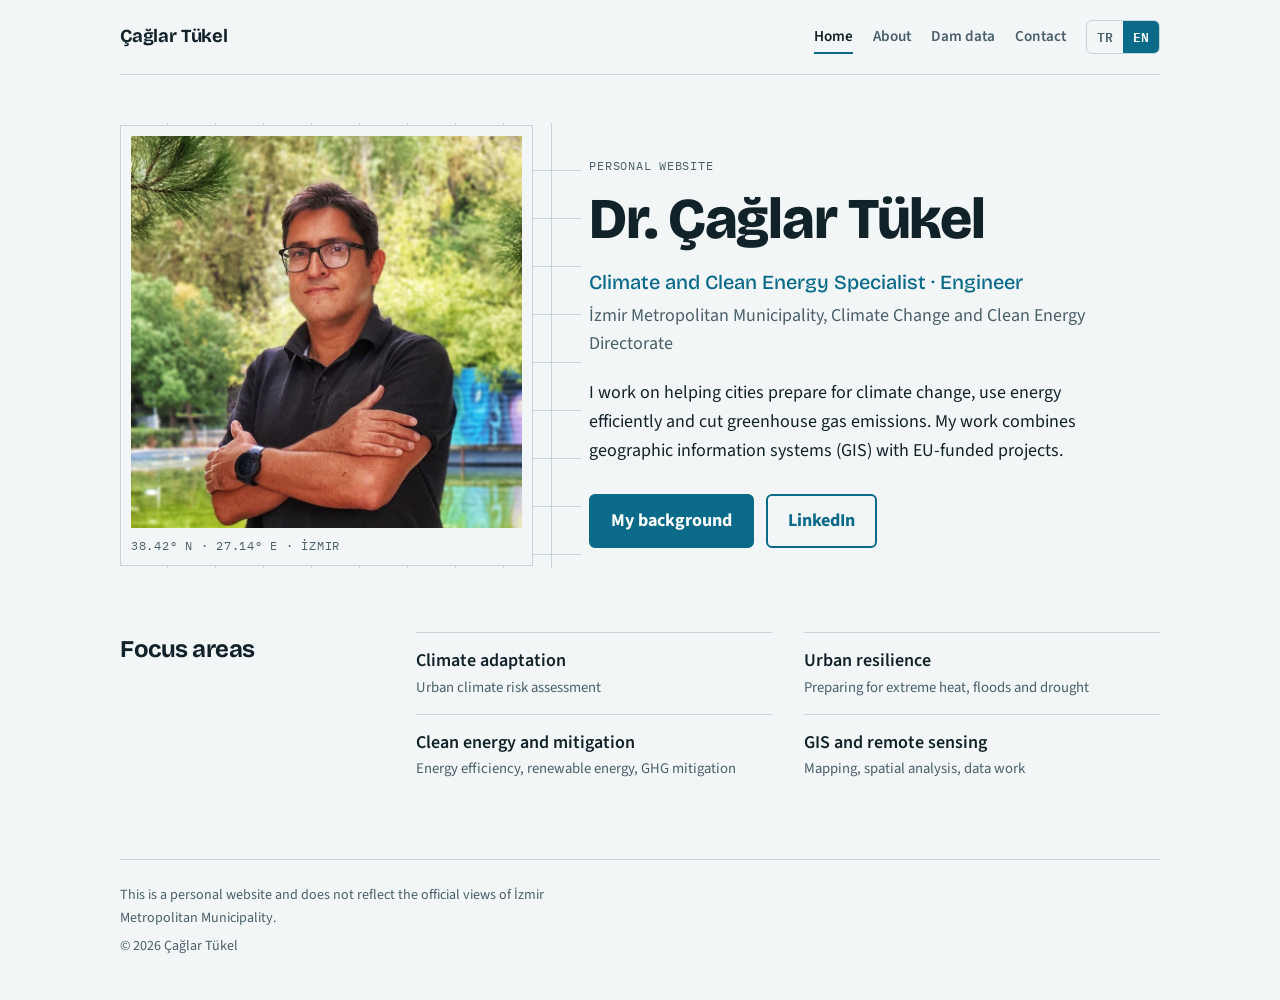
<file: index.html>
<!DOCTYPE html>
<html lang="tr" data-lang="tr">
<head>
<meta charset="utf-8">
<meta name="viewport" content="width=device-width, initial-scale=1">
<title>Dr. Çağlar Tükel</title>
<meta name="description" content="Dr. Çağlar Tükel: iklim ve temiz enerji uzmanı. Climate and clean energy specialist, İzmir.">
<meta name="color-scheme" content="light dark">
<link rel="preconnect" href="https://fonts.googleapis.com"><link rel="preconnect" href="https://fonts.gstatic.com" crossorigin><link rel="stylesheet" href="https://fonts.googleapis.com/css2?family=Bricolage+Grotesque:opsz,wght@12..96,500;12..96,700;12..96,800&family=IBM+Plex+Mono:wght@500;600&family=Source+Sans+3:wght@400;600;700&display=swap">
<link rel="stylesheet" href="assets/style.css">
</head>
<body>
<div class="wrap">
<header class="top"><a class="brand" href="index.html">Çağlar Tükel</a>
<nav class="main" aria-label="Menu"><a href="index.html" aria-current="page"><span lang="tr">Ana sayfa</span><span lang="en">Home</span></a><a href="about.html"><span lang="tr">Özgeçmiş</span><span lang="en">About</span></a><a href="baraj.html"><span lang="tr">Baraj Verisi</span><span lang="en">Dam data</span></a><a href="contact.html"><span lang="tr">İletişim</span><span lang="en">Contact</span></a>
<span class="lang" role="group" aria-label="Language / Dil"><button type="button" data-set="tr" aria-pressed="true">TR</button><button type="button" data-set="en" aria-pressed="false">EN</button></span></nav></header>
<main>
<div class="hero">
<figure class="portrait"><img src="assets/caglar.jpg" alt="Dr. Çağlar Tükel portresi / portrait" width="800" height="803"><figcaption class="coord">38.42° N · 27.14° E · İzmir</figcaption></figure>
<div class="hero-text">
<p class="coord"><span lang="tr">Kişisel web sitesi</span><span lang="en">Personal website</span></p>
<h1>Dr. Çağlar Tükel</h1>
<p class="role"><span lang="tr">İklim ve Temiz Enerji Uzmanı · Mühendis</span><span lang="en">Climate and Clean Energy Specialist · Engineer</span></p>
<p class="org"><span lang="tr">İzmir Büyükşehir Belediyesi, İklim Değişikliği ve Temiz Enerji Şube Müdürlüğü</span><span lang="en">İzmir Metropolitan Municipality, Climate Change and Clean Energy Directorate</span></p>
<p class="lead"><span lang="tr">Kentlerin iklim değişikliğine hazırlanması, enerjiyi verimli kullanması ve sera gazı salımlarını azaltması üzerine çalışıyorum. İşimde coğrafi bilgi sistemlerini (CBS) ve AB destekli projeleri bir araya getiriyorum.</span><span lang="en">I work on helping cities prepare for climate change, use energy efficiently and cut greenhouse gas emissions. My work combines geographic information systems (GIS) with EU-funded projects.</span></p>
<div class="actions"><a class="btn primary" href="about.html"><span lang="tr">Özgeçmişim</span><span lang="en">My background</span></a><a class="btn ghost" href="https://www.linkedin.com/in/caglartukel/" target="_blank" rel="noopener">LinkedIn</a></div>
</div></div>
<section class="block"><h2><span lang="tr">Çalışma alanları</span><span lang="en">Focus areas</span></h2>
<ul class="areas">
<li><span lang="tr">İklime uyum</span><span lang="en">Climate adaptation</span><small><span lang="tr">Kentsel iklim riski değerlendirmesi</span><span lang="en">Urban climate risk assessment</span></small></li>
<li><span lang="tr">Kentsel dirençlilik</span><span lang="en">Urban resilience</span><small><span lang="tr">Aşırı sıcak, taşkın ve kuraklığa hazırlık</span><span lang="en">Preparing for extreme heat, floods and drought</span></small></li>
<li><span lang="tr">Temiz enerji ve azaltım</span><span lang="en">Clean energy and mitigation</span><small><span lang="tr">Enerji verimliliği, yenilenebilir enerji, sera gazı azaltımı</span><span lang="en">Energy efficiency, renewable energy, GHG mitigation</span></small></li>
<li><span lang="tr">CBS ve uzaktan algılama</span><span lang="en">GIS and remote sensing</span><small><span lang="tr">Haritalama, mekânsal analiz, veri çalışmaları</span><span lang="en">Mapping, spatial analysis, data work</span></small></li>
</ul></section>
</main>
<footer class="bot"><p><span lang="tr">Bu kişisel bir web sitesidir ve İzmir Büyükşehir Belediyesi'nin resmî görüşlerini yansıtmaz.</span><span lang="en">This is a personal website and does not reflect the official views of İzmir Metropolitan Municipality.</span></p><p>© 2026 Çağlar Tükel</p></footer>
</div>
<script src="assets/site.js"></script>
</body>
</html>
</file>
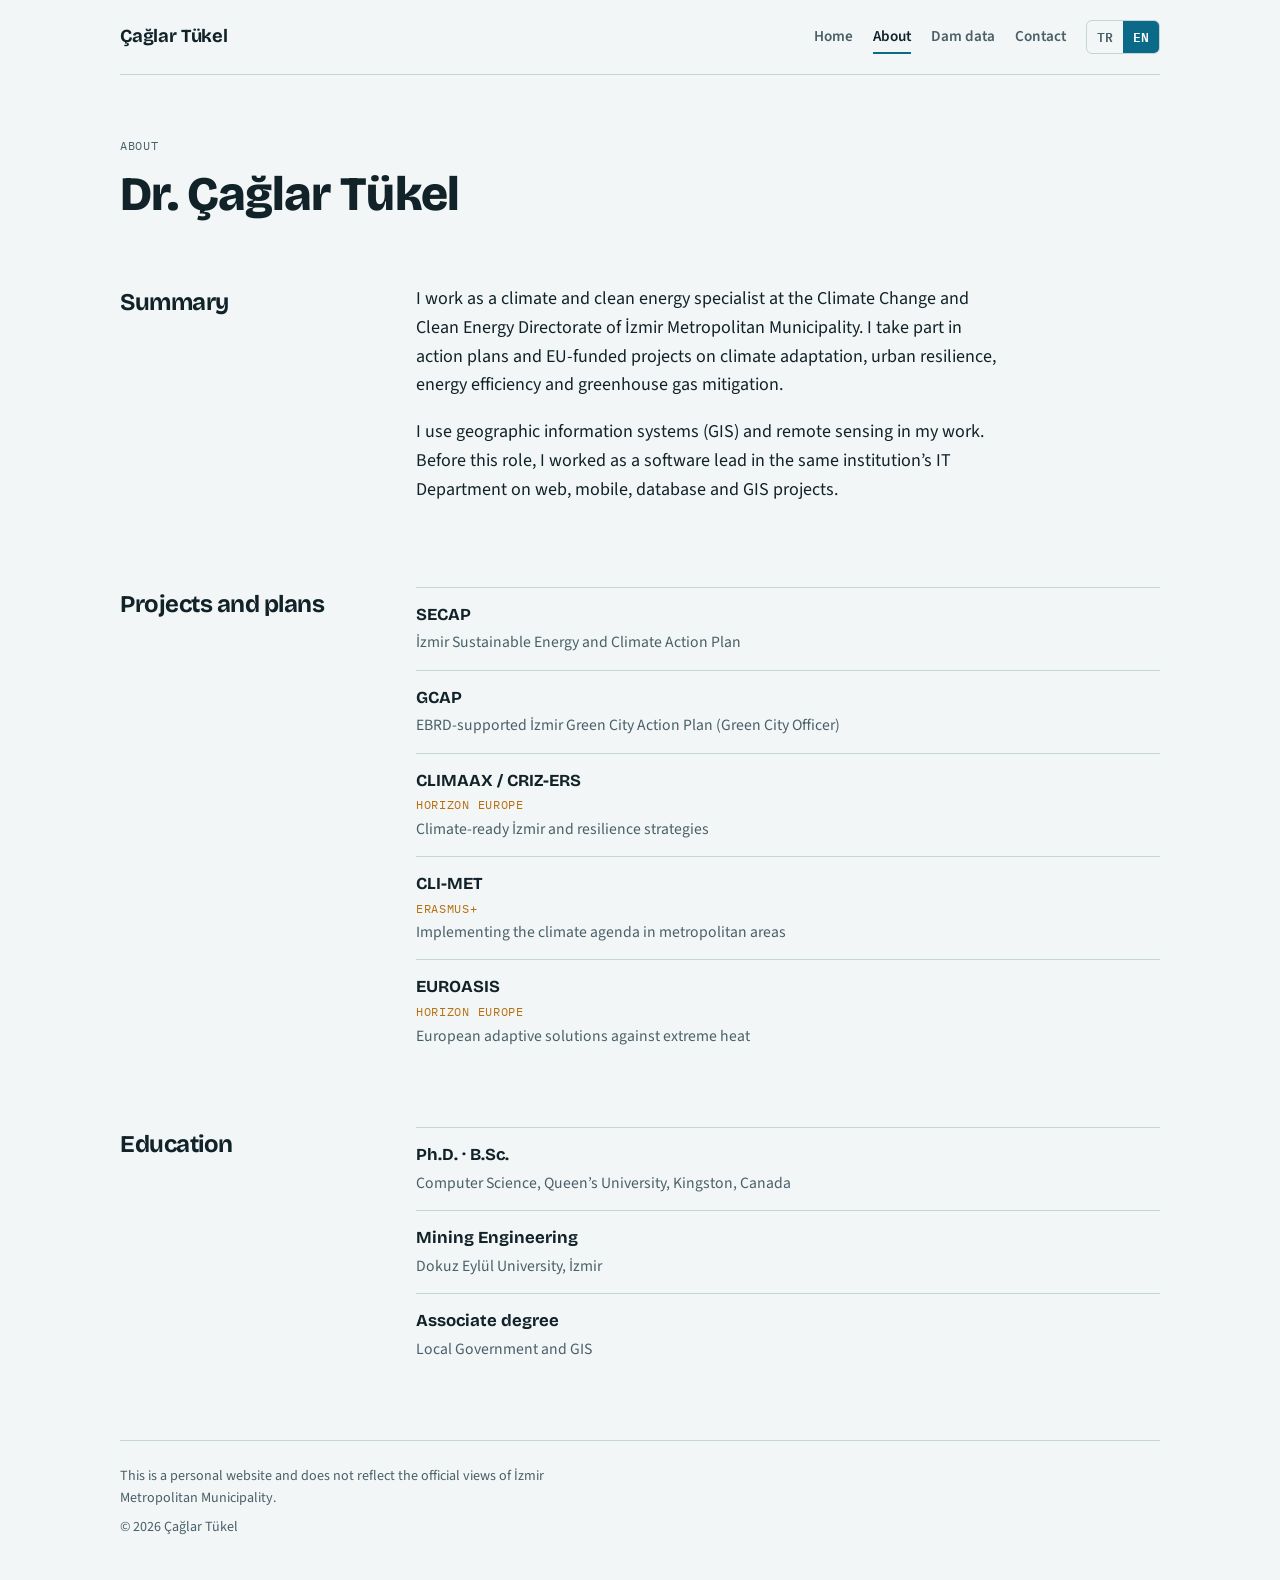
<file: about.html>
<!DOCTYPE html>
<html lang="tr" data-lang="tr">
<head>
<meta charset="utf-8">
<meta name="viewport" content="width=device-width, initial-scale=1">
<title>Özgeçmiş / About | Çağlar Tükel</title>
<meta name="description" content="Dr. Çağlar Tükel: iklim ve temiz enerji uzmanı. Climate and clean energy specialist, İzmir.">
<meta name="color-scheme" content="light dark">
<link rel="preconnect" href="https://fonts.googleapis.com"><link rel="preconnect" href="https://fonts.gstatic.com" crossorigin><link rel="stylesheet" href="https://fonts.googleapis.com/css2?family=Bricolage+Grotesque:opsz,wght@12..96,500;12..96,700;12..96,800&family=IBM+Plex+Mono:wght@500;600&family=Source+Sans+3:wght@400;600;700&display=swap">
<link rel="stylesheet" href="assets/style.css">
</head>
<body>
<div class="wrap">
<header class="top"><a class="brand" href="index.html">Çağlar Tükel</a>
<nav class="main" aria-label="Menu"><a href="index.html"><span lang="tr">Ana sayfa</span><span lang="en">Home</span></a><a href="about.html" aria-current="page"><span lang="tr">Özgeçmiş</span><span lang="en">About</span></a><a href="baraj.html"><span lang="tr">Baraj Verisi</span><span lang="en">Dam data</span></a><a href="contact.html"><span lang="tr">İletişim</span><span lang="en">Contact</span></a>
<span class="lang" role="group" aria-label="Language / Dil"><button type="button" data-set="tr" aria-pressed="true">TR</button><button type="button" data-set="en" aria-pressed="false">EN</button></span></nav></header>
<main>
<div class="pagehead"><p class="coord"><span lang="tr">Özgeçmiş</span><span lang="en">About</span></p><h1>Dr. Çağlar Tükel</h1></div>
<section class="block"><h2><span lang="tr">Kısaca</span><span lang="en">Summary</span></h2><div class="prose">
<p><span lang="tr">İzmir Büyükşehir Belediyesi İklim Değişikliği ve Temiz Enerji Şube Müdürlüğü’nde iklim ve temiz enerji uzmanı olarak çalışıyorum. İklime uyum, kentsel dirençlilik, enerji verimliliği ve sera gazı azaltımı konularında eylem planlarında ve AB destekli projelerde görev alıyorum.</span><span lang="en">I work as a climate and clean energy specialist at the Climate Change and Clean Energy Directorate of İzmir Metropolitan Municipality. I take part in action plans and EU-funded projects on climate adaptation, urban resilience, energy efficiency and greenhouse gas mitigation.</span></p>
<p><span lang="tr">Çalışmalarımda coğrafi bilgi sistemleri (CBS) ve uzaktan algılamayı kullanıyorum. Bu görevden önce aynı kurumun Bilgi İşlem Dairesi’nde yazılım sorumlusu olarak web, mobil, veri tabanı ve CBS projelerinde çalıştım.</span><span lang="en">I use geographic information systems (GIS) and remote sensing in my work. Before this role, I worked as a software lead in the same institution’s IT Department on web, mobile, database and GIS projects.</span></p>
</div></section>
<section class="block"><h2><span lang="tr">Projeler ve planlar</span><span lang="en">Projects and plans</span></h2>
<ul class="rows">
<li><b>SECAP</b><span class="d"><span lang="tr">İzmir Sürdürülebilir Enerji ve İklim Eylem Planı</span><span lang="en">İzmir Sustainable Energy and Climate Action Plan</span></span></li>
<li><b>GCAP</b><span class="d"><span lang="tr">EBRD destekli İzmir Yeşil Şehir Eylem Planı (Green City Officer)</span><span lang="en">EBRD-supported İzmir Green City Action Plan (Green City Officer)</span></span></li>
<li><b>CLIMAAX / CRIZ-ERS</b><span class="tag">Horizon Europe</span><span class="d"><span lang="tr">İklime hazır İzmir ve dirençlilik stratejileri</span><span lang="en">Climate-ready İzmir and resilience strategies</span></span></li>
<li><b>CLI-MET</b><span class="tag">Erasmus+</span><span class="d"><span lang="tr">Metropol alanlarda iklim gündeminin uygulanması</span><span lang="en">Implementing the climate agenda in metropolitan areas</span></span></li>
<li><b>EUROASIS</b><span class="tag">Horizon Europe</span><span class="d"><span lang="tr">Aşırı sıcaklara karşı Avrupa adaptif çözümleri</span><span lang="en">European adaptive solutions against extreme heat</span></span></li>
</ul></section>
<section class="block"><h2><span lang="tr">Eğitim</span><span lang="en">Education</span></h2>
<ul class="rows">
<li><b>Ph.D. · B.Sc.</b><span class="d"><span lang="tr">Bilgisayar Bilimleri, Queen’s University, Kingston, Kanada</span><span lang="en">Computer Science, Queen’s University, Kingston, Canada</span></span></li>
<li><b><span lang="tr">Maden Mühendisliği</span><span lang="en">Mining Engineering</span></b><span class="d"><span lang="tr">Dokuz Eylül Üniversitesi, İzmir</span><span lang="en">Dokuz Eylül University, İzmir</span></span></li>
<li><b><span lang="tr">Önlisans</span><span lang="en">Associate degree</span></b><span class="d"><span lang="tr">Yerel Yönetimler ve CBS</span><span lang="en">Local Government and GIS</span></span></li>
</ul></section>
</main>
<footer class="bot"><p><span lang="tr">Bu kişisel bir web sitesidir ve İzmir Büyükşehir Belediyesi'nin resmî görüşlerini yansıtmaz.</span><span lang="en">This is a personal website and does not reflect the official views of İzmir Metropolitan Municipality.</span></p><p>© 2026 Çağlar Tükel</p></footer>
</div>
<script src="assets/site.js"></script>
</body>
</html>
</file>
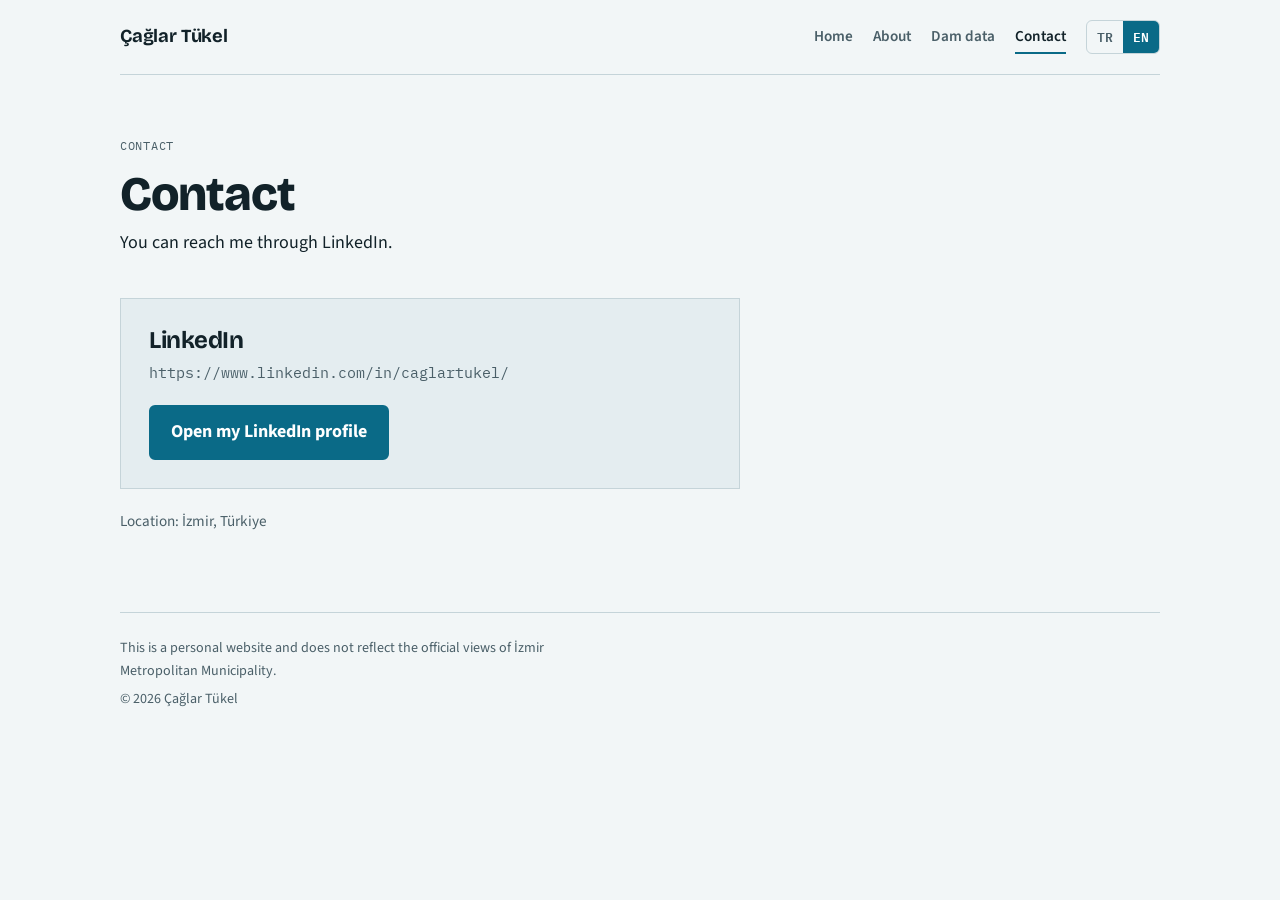
<file: contact.html>
<!DOCTYPE html>
<html lang="tr" data-lang="tr">
<head>
<meta charset="utf-8">
<meta name="viewport" content="width=device-width, initial-scale=1">
<title>İletişim / Contact | Çağlar Tükel</title>
<meta name="description" content="Dr. Çağlar Tükel: iklim ve temiz enerji uzmanı. Climate and clean energy specialist, İzmir.">
<meta name="color-scheme" content="light dark">
<link rel="preconnect" href="https://fonts.googleapis.com"><link rel="preconnect" href="https://fonts.gstatic.com" crossorigin><link rel="stylesheet" href="https://fonts.googleapis.com/css2?family=Bricolage+Grotesque:opsz,wght@12..96,500;12..96,700;12..96,800&family=IBM+Plex+Mono:wght@500;600&family=Source+Sans+3:wght@400;600;700&display=swap">
<link rel="stylesheet" href="assets/style.css">
</head>
<body>
<div class="wrap">
<header class="top"><a class="brand" href="index.html">Çağlar Tükel</a>
<nav class="main" aria-label="Menu"><a href="index.html"><span lang="tr">Ana sayfa</span><span lang="en">Home</span></a><a href="about.html"><span lang="tr">Özgeçmiş</span><span lang="en">About</span></a><a href="baraj.html"><span lang="tr">Baraj Verisi</span><span lang="en">Dam data</span></a><a href="contact.html" aria-current="page"><span lang="tr">İletişim</span><span lang="en">Contact</span></a>
<span class="lang" role="group" aria-label="Language / Dil"><button type="button" data-set="tr" aria-pressed="true">TR</button><button type="button" data-set="en" aria-pressed="false">EN</button></span></nav></header>
<main>
<div class="pagehead"><p class="coord"><span lang="tr">İletişim</span><span lang="en">Contact</span></p><h1><span lang="tr">İletişim</span><span lang="en">Contact</span></h1></div>
<p class="lead"><span lang="tr">Benimle LinkedIn üzerinden iletişime geçebilirsiniz.</span><span lang="en">You can reach me through LinkedIn.</span></p>
<div class="contact-card"><h2>LinkedIn</h2><p class="url">https://www.linkedin.com/in/caglartukel/</p>
<a class="btn primary" href="https://www.linkedin.com/in/caglartukel/" target="_blank" rel="noopener"><span lang="tr">LinkedIn profilimi aç</span><span lang="en">Open my LinkedIn profile</span></a></div>
<p class="note"><span lang="tr">Konum: İzmir, Türkiye</span><span lang="en">Location: İzmir, Türkiye</span></p>
</main>
<footer class="bot"><p><span lang="tr">Bu kişisel bir web sitesidir ve İzmir Büyükşehir Belediyesi'nin resmî görüşlerini yansıtmaz.</span><span lang="en">This is a personal website and does not reflect the official views of İzmir Metropolitan Municipality.</span></p><p>© 2026 Çağlar Tükel</p></footer>
</div>
<script src="assets/site.js"></script>
</body>
</html>
</file>
<file: assets/style.css>
/* Layout: harita paftası gibi; ızgara (graticule) zemin, sol sütunda portre, sağda metin. */
:root{
  --bg:#f2f6f7; --surface:#e4edf0; --fg:#122229; --muted:#4a5f68; --line:#c5d4d9;
  --accent:#0a6a87; --accent-ink:#ffffff; --mark:#b8700f;
  --f-display:"Bricolage Grotesque",system-ui,-apple-system,"Segoe UI",sans-serif;
  --f-body:"Source Sans 3",system-ui,-apple-system,"Segoe UI",sans-serif;
  --f-mono:"IBM Plex Mono",ui-monospace,Menlo,Consolas,monospace;
}
@media (prefers-color-scheme: dark){
  :root:not([data-theme="light"]){
    --bg:#0c181e; --surface:#13242c; --fg:#e5eef1; --muted:#9bb0b9; --line:#26414b;
    --accent:#62c3de; --accent-ink:#07161c; --mark:#e3a94a; color-scheme:dark;
  }
}
:root[data-theme="dark"]{
  --bg:#0c181e; --surface:#13242c; --fg:#e5eef1; --muted:#9bb0b9; --line:#26414b;
  --accent:#62c3de; --accent-ink:#07161c; --mark:#e3a94a; color-scheme:dark;
}
*{box-sizing:border-box}
html{scroll-behavior:smooth}
body{
  margin:0; background:var(--bg); color:var(--fg);
  font-family:var(--f-body); font-size:18px; line-height:1.6;
  padding-block:0;
  padding-left:max(16px, env(safe-area-inset-left, 0px));
  padding-right:max(16px, env(safe-area-inset-right, 0px));
}
html[data-lang="tr"] [lang="en"], html[data-lang="en"] [lang="tr"]{display:none}
a{color:var(--accent); text-underline-offset:3px}
a:hover{text-decoration-thickness:2px}
a:focus-visible, button:focus-visible{outline:3px solid var(--accent); outline-offset:3px; border-radius:2px}
.wrap{max-width:1040px; margin:0 auto}
header.top{display:flex; flex-wrap:wrap; align-items:center; justify-content:space-between; gap:12px 24px; padding-block:20px; border-bottom:1px solid var(--line)}
.brand{font-family:var(--f-display); font-weight:700; font-size:1.15rem; letter-spacing:-.01em; color:var(--fg); text-decoration:none}
nav.main{display:flex; flex-wrap:wrap; align-items:center; gap:4px 20px}
nav.main a{color:var(--muted); text-decoration:none; padding:4px 0; border-bottom:2px solid transparent; font-weight:600; font-size:.95rem}
nav.main a:hover{color:var(--fg)}
nav.main a[aria-current="page"]{color:var(--fg); border-bottom-color:var(--accent)}
.lang{display:inline-flex; border:1px solid var(--line); border-radius:6px; overflow:hidden}
.lang button{font:600 .8rem var(--f-mono); background:transparent; color:var(--muted); border:0; padding:5px 10px; cursor:pointer}
.lang button[aria-pressed="true"]{background:var(--accent); color:var(--accent-ink)}
.coord{font-family:var(--f-mono); font-size:.78rem; letter-spacing:.06em; color:var(--muted); text-transform:uppercase}
main{padding-block:48px 64px}
.hero{display:grid; grid-template-columns:minmax(0,5fr) minmax(0,7fr); gap:48px; align-items:center;
  background-image:linear-gradient(var(--line) 1px, transparent 1px),linear-gradient(90deg, var(--line) 1px, transparent 1px);
  background-size:48px 48px; background-position:-1px -1px}
.portrait{margin:0; background:var(--bg); padding:10px; border:1px solid var(--line)}
.portrait img{display:block; width:100%; height:auto; aspect-ratio:1/1; object-fit:cover}
.portrait figcaption{margin-top:8px}
.hero-text{background:var(--bg); padding:20px 0 20px 8px}
h1,h2,h3{font-family:var(--f-display); letter-spacing:-.02em; line-height:1.1; text-wrap:balance; margin:0}
h1{font-size:clamp(2.2rem,5.4vw,3.6rem); font-weight:800}
h2{font-size:1.5rem; font-weight:700}
.role{font-family:var(--f-display); font-size:1.25rem; font-weight:500; margin:14px 0 4px; color:var(--accent)}
.org{margin:0 0 20px; color:var(--muted)}
.lead{max-width:60ch; margin:0 0 28px}
.actions{display:flex; flex-wrap:wrap; gap:12px}
.btn{display:inline-block; padding:11px 20px; border-radius:6px; font-weight:700; text-decoration:none; border:2px solid var(--accent)}
.btn.primary{background:var(--accent); color:var(--accent-ink)}
.btn.ghost{color:var(--accent)}
.btn:hover{filter:brightness(1.08)}
section.block{margin-top:64px; display:grid; grid-template-columns:minmax(0,3fr) minmax(0,9fr); gap:16px 48px}
section.block > h2{padding-top:4px}
.areas{list-style:none; margin:0; padding:0; display:grid; grid-template-columns:repeat(2,minmax(0,1fr)); gap:0 32px}
.areas li{padding:14px 0; border-top:1px solid var(--line); font-weight:600}
.areas small{display:block; font-weight:400; color:var(--muted); font-size:.92rem}
.prose p{margin:0 0 1em; max-width:66ch}
.rows{list-style:none; margin:0; padding:0}
.rows li{display:grid; grid-template-columns:minmax(0,1fr); gap:2px; padding:14px 0; border-top:1px solid var(--line)}
.rows b{font-family:var(--f-display); font-size:1.05rem}
.rows span.d{color:var(--muted); font-size:.98rem}
.tag{font-family:var(--f-mono); font-size:.72rem; letter-spacing:.06em; text-transform:uppercase; color:var(--mark)}
.pagehead{margin-bottom:8px}
.pagehead h1{font-size:clamp(2rem,4.6vw,3rem)}
.contact-card{margin-top:40px; border:1px solid var(--line); background:var(--surface); padding:28px; max-width:620px}
.contact-card .url{font-family:var(--f-mono); font-size:.92rem; word-break:break-all; margin:8px 0 20px; color:var(--muted)}
.note{margin-top:20px; color:var(--muted); font-size:.95rem; max-width:620px}
footer.bot{border-top:1px solid var(--line); padding-block:24px 36px; color:var(--muted); font-size:.88rem}
footer.bot p{margin:0 0 6px; max-width:70ch}
@media (max-width:820px){
  .hero{grid-template-columns:minmax(0,1fr); gap:24px}
  .portrait{max-width:420px}
  .hero-text{padding:12px 0}
  section.block{grid-template-columns:minmax(0,1fr)}
  .areas{grid-template-columns:minmax(0,1fr)}
  main{padding-block:32px 48px}
}
@media (prefers-reduced-motion: reduce){html{scroll-behavior:auto}}
</file>
